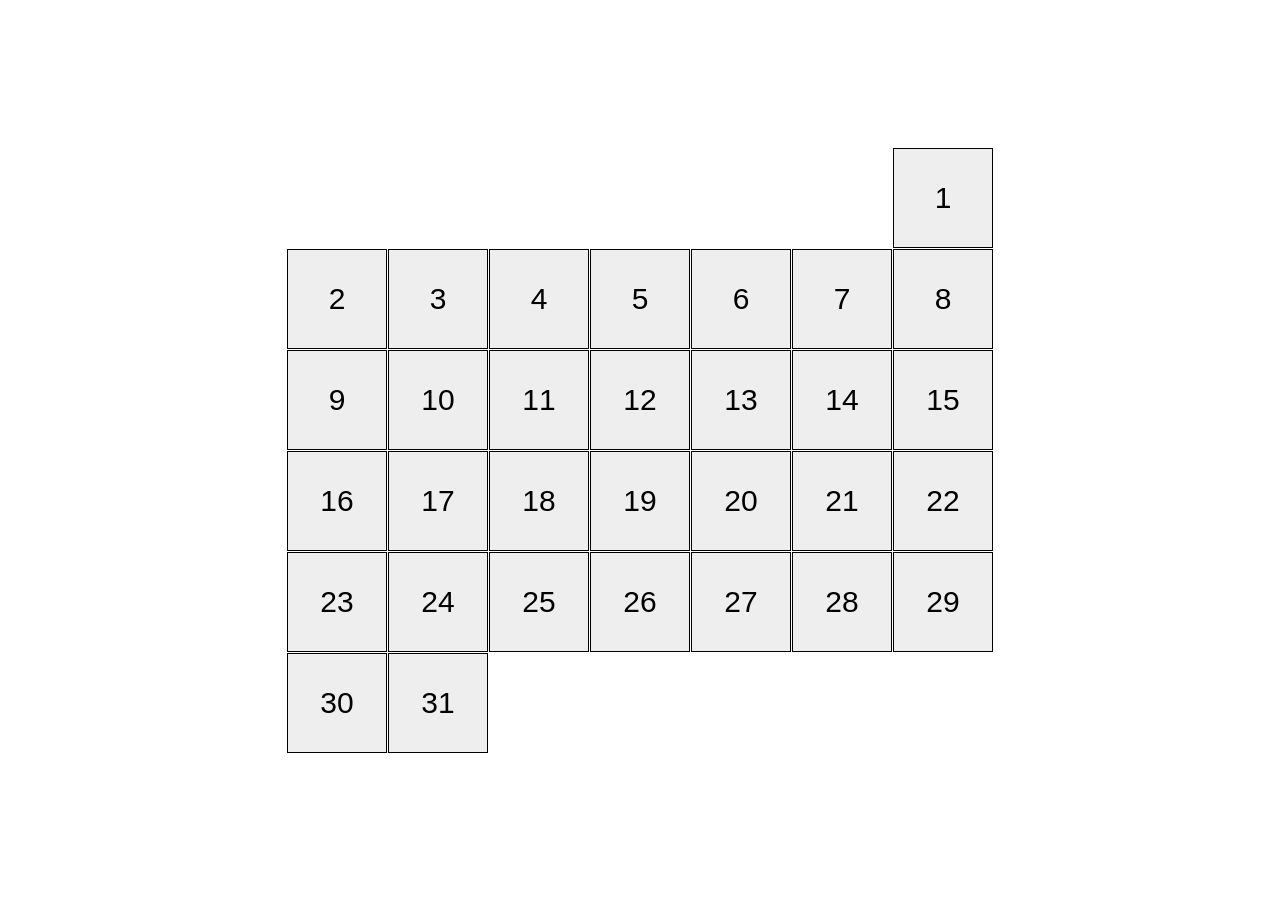
<file: index.html>
<!doctype html><html lang="en"><head><meta charset="utf-8"><meta name="viewport" content="width=device-width, initial-scale=1.0"><title>Calendar</title><link rel="stylesheet" href="index.5557adac.css"></head><body> <div class="calendar calendar--month-length-31 calendar--start-day-sun"> <div class="calendar__day"></div> <div class="calendar__day"></div> <div class="calendar__day"></div> <div class="calendar__day"></div> <div class="calendar__day"></div> <div class="calendar__day"></div> <div class="calendar__day"></div> <div class="calendar__day"></div> <div class="calendar__day"></div> <div class="calendar__day"></div> <div class="calendar__day"></div> <div class="calendar__day"></div> <div class="calendar__day"></div> <div class="calendar__day"></div> <div class="calendar__day"></div> <div class="calendar__day"></div> <div class="calendar__day"></div> <div class="calendar__day"></div> <div class="calendar__day"></div> <div class="calendar__day"></div> <div class="calendar__day"></div> <div class="calendar__day"></div> <div class="calendar__day"></div> <div class="calendar__day"></div> <div class="calendar__day"></div> <div class="calendar__day"></div> <div class="calendar__day"></div> <div class="calendar__day"></div> <div class="calendar__day"></div> <div class="calendar__day"></div> <div class="calendar__day"></div> </div> </body></html>
</file>
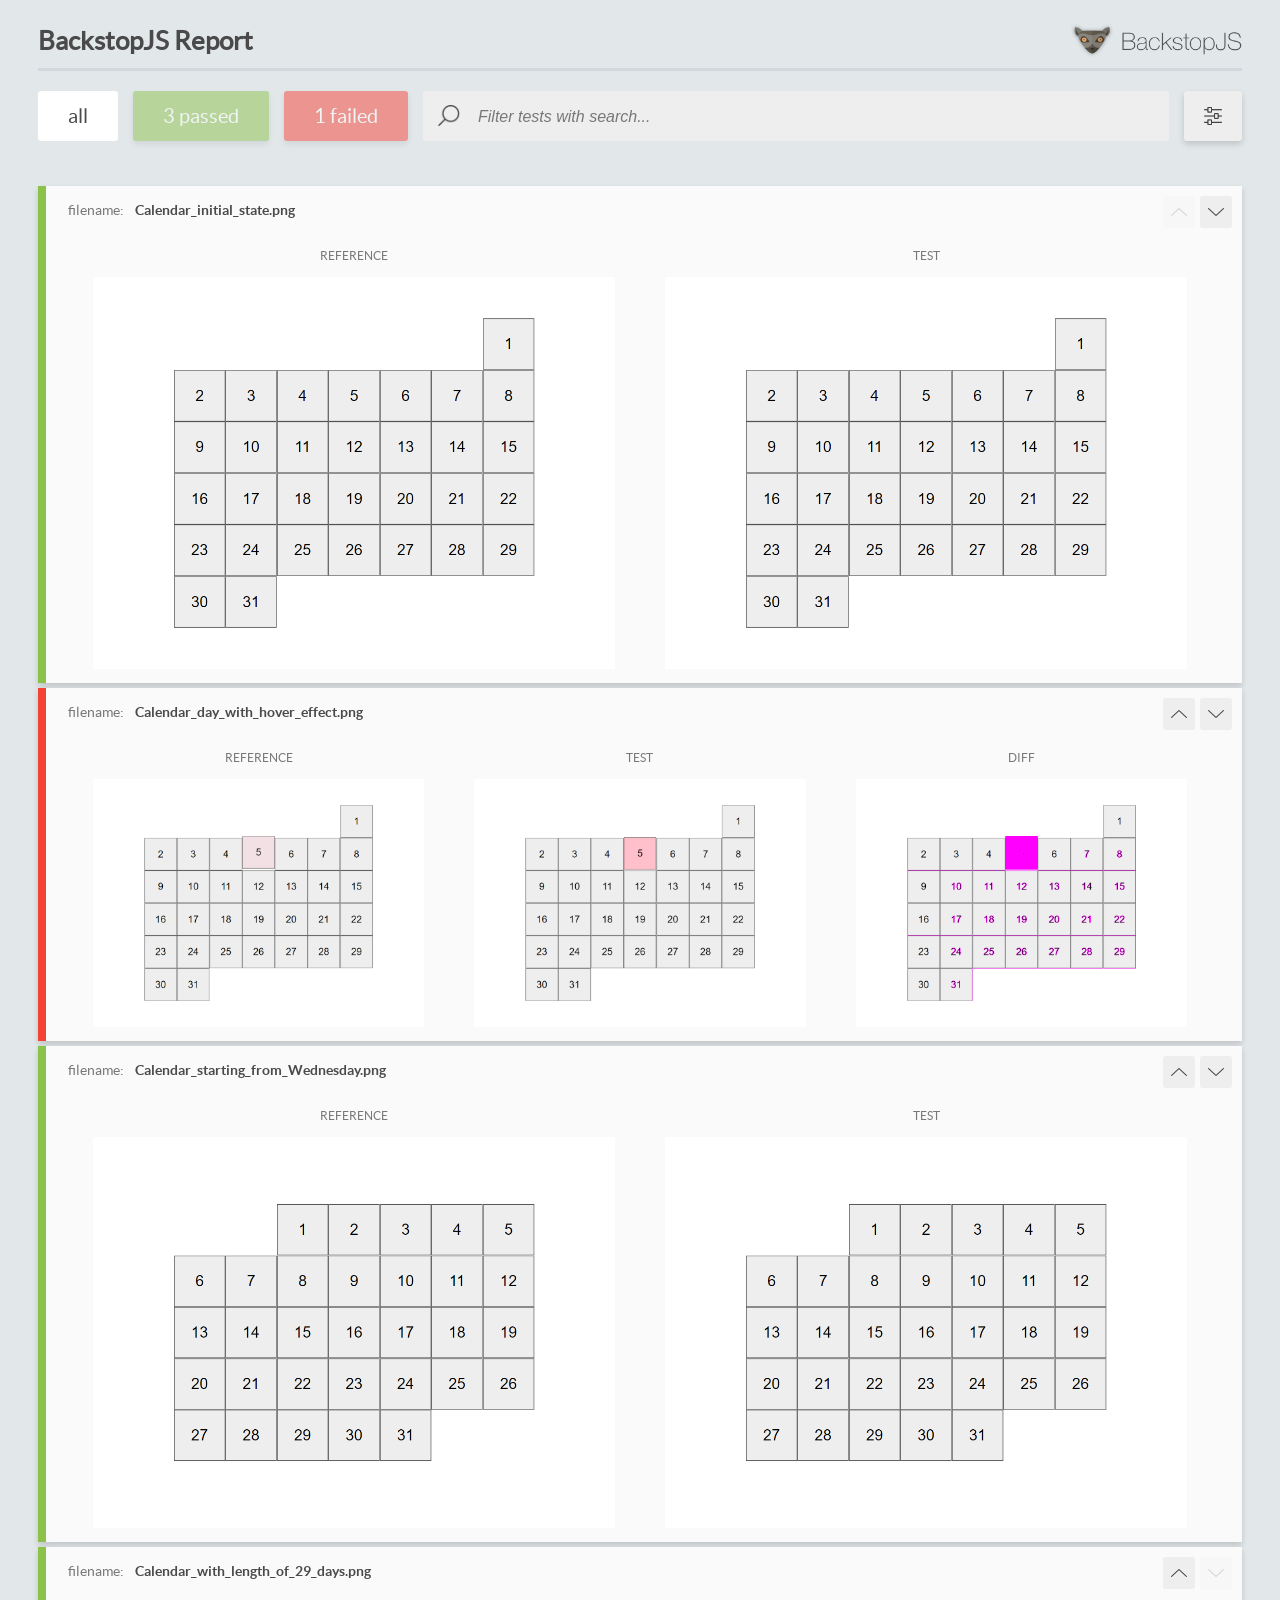
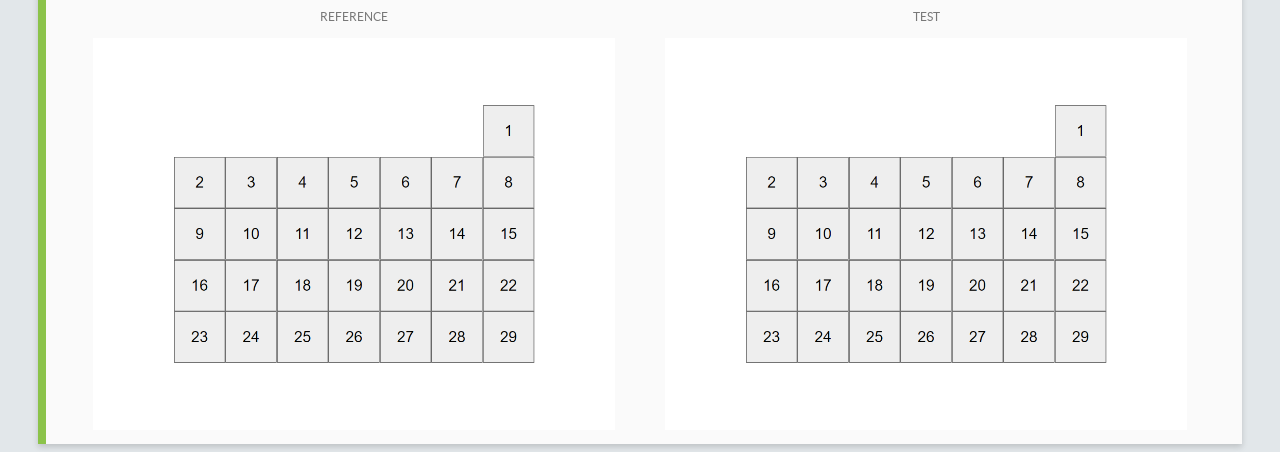
<file: report/html_report/index.html>
<!DOCTYPE html>
<html>
  <head>
    <meta charset="utf-8">
    <!-- Disable Cache -->
    <meta http-equiv="Cache-Control" content="no-cache, no-store, must-revalidate">
    <meta http-equiv="Pragma" content="no-cache">
    <meta http-equiv="Expires" content="0">

    <title>BackstopJS Report</title>

    <style>
      @font-face {
          font-family: 'latoregular';
          src: url('./assets/fonts/lato-regular-webfont.woff2') format('woff2'),
              url('./assets/fonts/lato-regular-webfont.woff') format('woff');
          font-weight: 400;
          font-style: normal;
      }
      @font-face {
          font-family: 'latobold';
          src: url('./assets/fonts/lato-bold-webfont.woff2') format('woff2'),
              url('./assets/fonts/lato-bold-webfont.woff') format('woff');
          font-weight: 700;
          font-style: normal;
      }

      .ReactModal__Body--open {
          overflow: hidden;
      }
      .ReactModal__Body--open .header {
        display: none;
      }

    </style>
  </head>
  <body style="background-color: #E2E7EA">
    <div id="root">

    </div>
    <script>
      function report (report) { // eslint-disable-line no-unused-vars
        window.tests = report;
      }
    </script>
    <script src="config.js"></script>
    <script src="index_bundle.js"></script>
  </body>
</html>
</file>
<file: index.5557adac.css>
body{justify-content:center;align-items:center;min-height:100vh;margin:0;padding:0;display:flex}.calendar{flex-wrap:wrap;justify-content:flex-start;gap:1px;width:706px;padding:10px;display:flex}.calendar__day{box-sizing:border-box;background-color:#eee;border:1px solid #000;width:100px;height:100px;position:relative}.calendar__day:hover{cursor:pointer;background-color:#ffbfcb;transition:transform .5s;transform:translateY(-20px)}.calendar__day:first-child:before{content:"1";font-family:Arial,sans-serif;font-size:30px;position:absolute;top:50%;left:50%;transform:translate(-50%,-50%)}.calendar__day:nth-child(2):before{content:"2";font-family:Arial,sans-serif;font-size:30px;position:absolute;top:50%;left:50%;transform:translate(-50%,-50%)}.calendar__day:nth-child(3):before{content:"3";font-family:Arial,sans-serif;font-size:30px;position:absolute;top:50%;left:50%;transform:translate(-50%,-50%)}.calendar__day:nth-child(4):before{content:"4";font-family:Arial,sans-serif;font-size:30px;position:absolute;top:50%;left:50%;transform:translate(-50%,-50%)}.calendar__day:nth-child(5):before{content:"5";font-family:Arial,sans-serif;font-size:30px;position:absolute;top:50%;left:50%;transform:translate(-50%,-50%)}.calendar__day:nth-child(6):before{content:"6";font-family:Arial,sans-serif;font-size:30px;position:absolute;top:50%;left:50%;transform:translate(-50%,-50%)}.calendar__day:nth-child(7):before{content:"7";font-family:Arial,sans-serif;font-size:30px;position:absolute;top:50%;left:50%;transform:translate(-50%,-50%)}.calendar__day:nth-child(8):before{content:"8";font-family:Arial,sans-serif;font-size:30px;position:absolute;top:50%;left:50%;transform:translate(-50%,-50%)}.calendar__day:nth-child(9):before{content:"9";font-family:Arial,sans-serif;font-size:30px;position:absolute;top:50%;left:50%;transform:translate(-50%,-50%)}.calendar__day:nth-child(10):before{content:"10";font-family:Arial,sans-serif;font-size:30px;position:absolute;top:50%;left:50%;transform:translate(-50%,-50%)}.calendar__day:nth-child(11):before{content:"11";font-family:Arial,sans-serif;font-size:30px;position:absolute;top:50%;left:50%;transform:translate(-50%,-50%)}.calendar__day:nth-child(12):before{content:"12";font-family:Arial,sans-serif;font-size:30px;position:absolute;top:50%;left:50%;transform:translate(-50%,-50%)}.calendar__day:nth-child(13):before{content:"13";font-family:Arial,sans-serif;font-size:30px;position:absolute;top:50%;left:50%;transform:translate(-50%,-50%)}.calendar__day:nth-child(14):before{content:"14";font-family:Arial,sans-serif;font-size:30px;position:absolute;top:50%;left:50%;transform:translate(-50%,-50%)}.calendar__day:nth-child(15):before{content:"15";font-family:Arial,sans-serif;font-size:30px;position:absolute;top:50%;left:50%;transform:translate(-50%,-50%)}.calendar__day:nth-child(16):before{content:"16";font-family:Arial,sans-serif;font-size:30px;position:absolute;top:50%;left:50%;transform:translate(-50%,-50%)}.calendar__day:nth-child(17):before{content:"17";font-family:Arial,sans-serif;font-size:30px;position:absolute;top:50%;left:50%;transform:translate(-50%,-50%)}.calendar__day:nth-child(18):before{content:"18";font-family:Arial,sans-serif;font-size:30px;position:absolute;top:50%;left:50%;transform:translate(-50%,-50%)}.calendar__day:nth-child(19):before{content:"19";font-family:Arial,sans-serif;font-size:30px;position:absolute;top:50%;left:50%;transform:translate(-50%,-50%)}.calendar__day:nth-child(20):before{content:"20";font-family:Arial,sans-serif;font-size:30px;position:absolute;top:50%;left:50%;transform:translate(-50%,-50%)}.calendar__day:nth-child(21):before{content:"21";font-family:Arial,sans-serif;font-size:30px;position:absolute;top:50%;left:50%;transform:translate(-50%,-50%)}.calendar__day:nth-child(22):before{content:"22";font-family:Arial,sans-serif;font-size:30px;position:absolute;top:50%;left:50%;transform:translate(-50%,-50%)}.calendar__day:nth-child(23):before{content:"23";font-family:Arial,sans-serif;font-size:30px;position:absolute;top:50%;left:50%;transform:translate(-50%,-50%)}.calendar__day:nth-child(24):before{content:"24";font-family:Arial,sans-serif;font-size:30px;position:absolute;top:50%;left:50%;transform:translate(-50%,-50%)}.calendar__day:nth-child(25):before{content:"25";font-family:Arial,sans-serif;font-size:30px;position:absolute;top:50%;left:50%;transform:translate(-50%,-50%)}.calendar__day:nth-child(26):before{content:"26";font-family:Arial,sans-serif;font-size:30px;position:absolute;top:50%;left:50%;transform:translate(-50%,-50%)}.calendar__day:nth-child(27):before{content:"27";font-family:Arial,sans-serif;font-size:30px;position:absolute;top:50%;left:50%;transform:translate(-50%,-50%)}.calendar__day:nth-child(28):before{content:"28";font-family:Arial,sans-serif;font-size:30px;position:absolute;top:50%;left:50%;transform:translate(-50%,-50%)}.calendar__day:nth-child(29):before{content:"29";font-family:Arial,sans-serif;font-size:30px;position:absolute;top:50%;left:50%;transform:translate(-50%,-50%)}.calendar__day:nth-child(30):before{content:"30";font-family:Arial,sans-serif;font-size:30px;position:absolute;top:50%;left:50%;transform:translate(-50%,-50%)}.calendar__day:nth-child(31):before{content:"31";font-family:Arial,sans-serif;font-size:30px;position:absolute;top:50%;left:50%;transform:translate(-50%,-50%)}.calendar--start-day-mon .calendar__day:first-child{margin-left:0}.calendar--start-day-tue .calendar__day:first-child{margin-left:101px}.calendar--start-day-wed .calendar__day:first-child{margin-left:202px}.calendar--start-day-thu .calendar__day:first-child{margin-left:303px}.calendar--start-day-fri .calendar__day:first-child{margin-left:404px}.calendar--start-day-sat .calendar__day:first-child{margin-left:505px}.calendar--start-day-sun .calendar__day:first-child{margin-left:606px}.calendar--month-length-28 .calendar__day:nth-child(n+29),.calendar--month-length-29 .calendar__day:nth-child(n+30),.calendar--month-length-30 .calendar__day:nth-child(n+31),.calendar--month-length-31 .calendar__day:nth-child(n+32){display:none}
/*# sourceMappingURL=index.5557adac.css.map */
</file>
